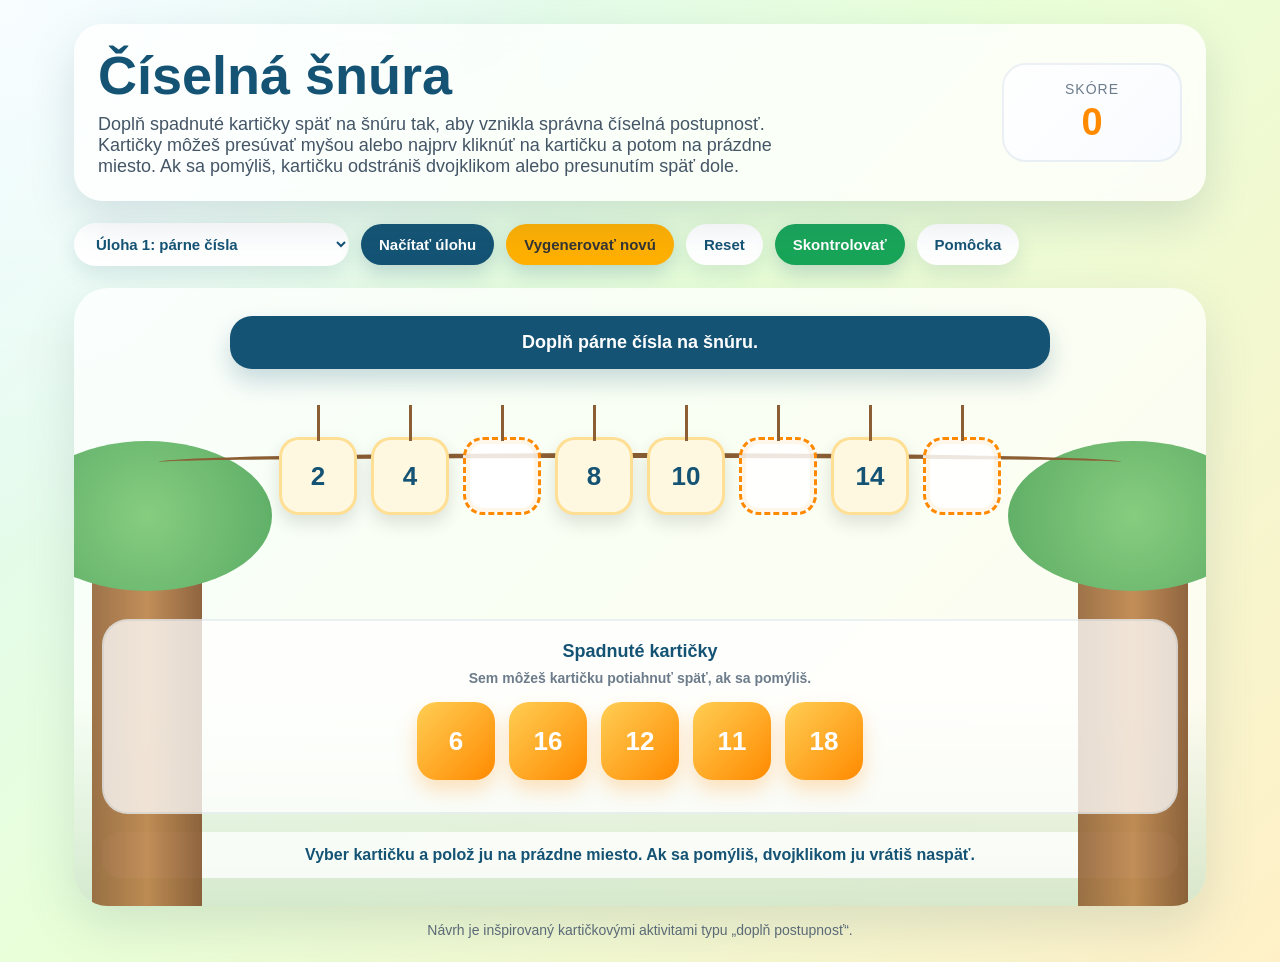
<file: kartičky.html>
<!DOCTYPE html>
<html lang="sk">
<head>
    <meta charset="UTF-8" />
    <meta name="viewport" content="width=device-width, initial-scale=1.0" />
    <title>Číselná šnúra - doplň postupnosť</title>

    <style>
        * {
            box-sizing: border-box;
        }

        body {
            margin: 0;
            min-height: 100vh;
            font-family: "Trebuchet MS", Arial, sans-serif;
            background:
                    radial-gradient(circle at top left, rgba(255,255,255,0.8), transparent 35%),
                    linear-gradient(135deg, #dff7ff 0%, #e9ffd8 45%, #fff0c7 100%);
            color: #243447;
            overflow-x: hidden;
        }

        .game-wrapper {
            max-width: 1180px;
            margin: 0 auto;
            padding: 24px;
        }

        .hero {
            display: flex;
            justify-content: space-between;
            align-items: center;
            gap: 20px;
            margin-bottom: 22px;
            padding: 24px;
            border-radius: 28px;
            background: rgba(255, 255, 255, 0.78);
            box-shadow: 0 18px 45px rgba(67, 99, 120, 0.18);
            backdrop-filter: blur(10px);
        }

        .hero-text h1 {
            margin: 0;
            font-size: clamp(30px, 5vw, 54px);
            color: #145374;
            line-height: 1;
        }

        .hero-text p {
            margin: 12px 0 0;
            max-width: 700px;
            font-size: 18px;
            color: #456;
        }

        .score-card {
            min-width: 180px;
            padding: 18px;
            border-radius: 24px;
            background: linear-gradient(135deg, #ffffff, #f8fbff);
            box-shadow: inset 0 0 0 2px rgba(20, 83, 116, 0.08);
            text-align: center;
        }

        .score-card .label {
            font-size: 14px;
            color: #6d7c8b;
            text-transform: uppercase;
            letter-spacing: 1px;
        }

        .score-card .score {
            margin-top: 4px;
            font-size: 38px;
            font-weight: 900;
            color: #ff8a00;
        }

        .controls {
            display: flex;
            flex-wrap: wrap;
            gap: 12px;
            margin-bottom: 22px;
            align-items: center;
        }

        button,
        select {
            border: none;
            outline: none;
            border-radius: 999px;
            padding: 12px 18px;
            font-size: 15px;
            font-weight: 700;
            cursor: pointer;
            transition: 0.2s ease;
        }

        button {
            background: #145374;
            color: white;
            box-shadow: 0 8px 20px rgba(20, 83, 116, 0.22);
        }

        button:hover {
            transform: translateY(-2px);
            background: #0d3f59;
        }

        button.secondary {
            background: white;
            color: #145374;
            box-shadow: 0 8px 20px rgba(20, 83, 116, 0.12);
        }

        button.success {
            background: #18a558;
        }

        button.warning {
            background: #ffb000;
            color: #333;
        }

        select {
            background: white;
            color: #145374;
            box-shadow: 0 8px 20px rgba(20, 83, 116, 0.12);
        }

        .game-board {
            position: relative;
            min-height: 520px;
            padding: 28px;
            border-radius: 34px;
            background:
                    linear-gradient(to top, rgba(101, 171, 91, 0.25), transparent 34%),
                    rgba(255, 255, 255, 0.72);
            box-shadow: 0 20px 50px rgba(67, 99, 120, 0.16);
            overflow: hidden;
        }

        .tree {
            position: absolute;
            bottom: 0;
            width: 110px;
            height: 390px;
            background: linear-gradient(90deg, #8d5a2b, #b87a3c, #7c491f);
            border-radius: 55px 55px 0 0;
            opacity: 0.85;
            z-index: 0;
        }

        .tree::before {
            content: "";
            position: absolute;
            top: -75px;
            left: -70px;
            width: 250px;
            height: 150px;
            background: radial-gradient(circle, #72c46b, #3f9d4b);
            border-radius: 50%;
        }

        .tree.left {
            left: 18px;
        }

        .tree.right {
            right: 18px;
        }

        .rope {
            position: absolute;
            top: 165px;
            left: 85px;
            right: 85px;
            height: 18px;
            border-top: 5px solid #8b5e34;
            border-radius: 50%;
            z-index: 1;
        }

        .instruction {
            position: relative;
            z-index: 2;
            max-width: 820px;
            margin: 0 auto 30px;
            padding: 16px 22px;
            border-radius: 22px;
            background: #145374;
            color: white;
            text-align: center;
            font-size: 18px;
            font-weight: 800;
            box-shadow: 0 12px 25px rgba(20, 83, 116, 0.22);
        }

        .sequence {
            position: relative;
            z-index: 2;
            display: flex;
            justify-content: center;
            flex-wrap: wrap;
            gap: 14px;
            padding-top: 38px;
            min-height: 150px;
        }

        .number-box,
        .drop-zone,
        .card {
            width: 78px;
            height: 78px;
            border-radius: 20px;
            display: flex;
            align-items: center;
            justify-content: center;
            font-size: 26px;
            font-weight: 900;
            user-select: none;
        }

        .number-box {
            position: relative;
            background: #fff8e1;
            color: #145374;
            box-shadow: 0 8px 18px rgba(0,0,0,0.12);
            border: 3px solid rgba(255, 176, 0, 0.35);
        }

        .number-box::before,
        .drop-zone::before {
            content: "";
            position: absolute;
            top: -35px;
            width: 3px;
            height: 36px;
            background: #8b5e34;
        }

        .drop-zone {
            position: relative;
            background: rgba(255,255,255,0.85);
            color: #145374;
            border: 3px dashed #ff8a00;
            box-shadow: inset 0 0 0 4px rgba(255, 138, 0, 0.08);
            transition: 0.2s ease;
        }

        .drop-zone.over {
            transform: scale(1.06);
            background: #fff3d6;
        }

        .drop-zone.has-card {
            border-style: solid;
            border-color: rgba(20, 83, 116, 0.25);
            background: rgba(255, 255, 255, 0.95);
        }

        .drop-zone.correct {
            border-color: #18a558;
            background: #e8fff1;
        }

        .drop-zone.wrong {
            border-color: #e84545;
            background: #ffecec;
            animation: shake 0.25s linear;
        }

        @keyframes shake {
            0%, 100% { transform: translateX(0); }
            25% { transform: translateX(-5px); }
            75% { transform: translateX(5px); }
        }

        .cards-area {
            position: relative;
            z-index: 2;
            margin-top: 70px;
            padding: 22px;
            border-radius: 26px;
            background: rgba(255, 255, 255, 0.76);
            box-shadow: inset 0 0 0 2px rgba(20, 83, 116, 0.08);
            transition: 0.2s ease;
        }

        .cards-area.over {
            background: rgba(255, 243, 214, 0.92);
            box-shadow:
                    inset 0 0 0 3px rgba(255, 138, 0, 0.35),
                    0 12px 25px rgba(255, 138, 0, 0.12);
            transform: scale(1.01);
        }

        .cards-title {
            text-align: center;
            margin-bottom: 16px;
            font-size: 18px;
            font-weight: 900;
            color: #145374;
        }

        .cards-hint {
            text-align: center;
            margin-top: -8px;
            margin-bottom: 16px;
            color: #6d7c8b;
            font-size: 14px;
            font-weight: 700;
        }

        .cards {
            display: flex;
            justify-content: center;
            flex-wrap: wrap;
            gap: 14px;
            min-height: 90px;
        }

        .card {
            background: linear-gradient(135deg, #ffce54, #ff8a00);
            color: white;
            cursor: grab;
            box-shadow: 0 10px 20px rgba(255, 138, 0, 0.25);
            transition: 0.18s ease;
        }

        .card:hover {
            transform: translateY(-4px) rotate(-2deg);
        }

        .card:active {
            cursor: grabbing;
        }

        .card.selected {
            outline: 5px solid rgba(20, 83, 116, 0.35);
            transform: translateY(-5px) scale(1.05);
        }

        .drop-zone .card {
            cursor: grab;
        }

        .message {
            margin-top: 18px;
            min-height: 42px;
            padding: 14px 18px;
            border-radius: 18px;
            background: rgba(255,255,255,0.78);
            text-align: center;
            font-weight: 800;
            color: #145374;
        }

        .message.good {
            color: #0d7d40;
            background: #e8fff1;
        }

        .message.bad {
            color: #b91c1c;
            background: #ffecec;
        }

        .help-box {
            margin-top: 18px;
            display: none;
            padding: 18px;
            border-radius: 22px;
            background: #fff8e1;
            color: #5b4300;
            line-height: 1.6;
            box-shadow: inset 0 0 0 2px rgba(255,176,0,0.2);
        }

        .help-box.visible {
            display: block;
        }

        .footer-note {
            margin-top: 16px;
            text-align: center;
            color: #5d6b78;
            font-size: 14px;
        }

        @media (max-width: 760px) {
            .hero {
                flex-direction: column;
                align-items: flex-start;
            }

            .score-card {
                width: 100%;
            }

            .game-board {
                padding: 18px;
            }

            .tree {
                opacity: 0.35;
            }

            .rope {
                left: 35px;
                right: 35px;
            }

            .number-box,
            .drop-zone,
            .card {
                width: 64px;
                height: 64px;
                font-size: 22px;
            }

            .cards-area {
                margin-top: 45px;
            }
        }
    </style>
</head>

<body>
<main class="game-wrapper">
    <section class="hero">
        <div class="hero-text">
            <h1>Číselná šnúra</h1>
            <p>
                Doplň spadnuté kartičky späť na šnúru tak, aby vznikla správna číselná postupnosť.
                Kartičky môžeš presúvať myšou alebo najprv kliknúť na kartičku a potom na prázdne miesto.
                Ak sa pomýliš, kartičku odstrániš dvojklikom alebo presunutím späť dole.
            </p>
        </div>

        <div class="score-card">
            <div class="label">Skóre</div>
            <div class="score" id="score">0</div>
        </div>
    </section>

    <section class="controls">
        <select id="levelSelect">
            <option value="0">Úloha 1: párne čísla</option>
            <option value="1">Úloha 2: násobky troch</option>
            <option value="2">Úloha 3: klesajúca postupnosť</option>
            <option value="3">Úloha 4: Fibonacci</option>
            <option value="4">Úloha 5: násobky piatich</option>
            <option value="5">Úloha 6: nepárne čísla</option>
            <option value="6">Úloha 7: násobenie dvomi</option>
            <option value="7">Úloha 8: mínus 4</option>
            <option value="8">Úloha 9: štvorce čísel</option>
            <option value="9">Úloha 10: jednoduché príklady</option>
        </select>

        <button onclick="loadSelectedLevel()">Načítať úlohu</button>
        <button class="warning" onclick="generateRandomLevel()">Vygenerovať novú</button>
        <button class="secondary" onclick="resetCurrentLevel()">Reset</button>
        <button class="success" onclick="checkAnswer()">Skontrolovať</button>
        <button class="secondary" onclick="toggleHint()">Pomôcka</button>
    </section>

    <section class="game-board">
        <div class="tree left"></div>
        <div class="tree right"></div>
        <div class="rope"></div>

        <div class="instruction" id="instruction">
            Doplň čísla na prázdne miesta.
        </div>

        <div class="sequence" id="sequence"></div>

        <div class="cards-area" id="cardsArea">
            <div class="cards-title">Spadnuté kartičky</div>
            <div class="cards-hint">Sem môžeš kartičku potiahnuť späť, ak sa pomýliš.</div>
            <div class="cards" id="cards"></div>
        </div>

        <div class="message" id="message">
            Vyber kartičku a polož ju na prázdne miesto.
        </div>

        <div class="help-box" id="hintBox">
            Pozri sa na rozdiel medzi susednými číslami. Niekedy sa čísla zväčšujú stále rovnako,
            inokedy sa môžu násobiť alebo vznikajú ako súčet predchádzajúcich čísel.
        </div>
    </section>

    <div class="footer-note">
        Návrh je inšpirovaný kartičkovými aktivitami typu „doplň postupnosť“.
    </div>
</main>

<script>
    const predefinedLevels = [
        {
            title: "Doplň párne čísla na šnúru.",
            sequence: [2, 4, null, 8, 10, null, 14, null],
            answers: [6, 12, 16],
            options: [6, 12, 16, 11, 18],
            hint: "Ide o párne čísla. Každý ďalší člen je o 2 väčší."
        },
        {
            title: "Doplň násobky čísla 3.",
            sequence: [3, null, 9, 12, null, 18, null, 24],
            answers: [6, 15, 21],
            options: [6, 15, 21, 20, 27],
            hint: "Postupnosť rastie vždy o 3."
        },
        {
            title: "Doplň klesajúcu postupnosť.",
            sequence: [40, 35, null, 25, null, 15, 10, null],
            answers: [30, 20, 5],
            options: [30, 20, 5, 12, 45],
            hint: "Čísla sa zmenšujú vždy o 5."
        },
        {
            title: "Doplň Fibonacciho postupnosť.",
            sequence: [1, 1, null, 3, 5, null, 13, null],
            answers: [2, 8, 21],
            options: [2, 8, 21, 10, 18],
            hint: "Každé ďalšie číslo vznikne súčtom dvoch predchádzajúcich čísel."
        },
        {
            title: "Doplň násobky čísla 5.",
            sequence: [5, 10, null, 20, null, 30, 35, null],
            answers: [15, 25, 40],
            options: [15, 25, 40, 45, 18],
            hint: "Každé ďalšie číslo je o 5 väčšie."
        },
        {
            title: "Doplň nepárne čísla.",
            sequence: [1, null, 5, 7, null, 11, null, 15],
            answers: [3, 9, 13],
            options: [3, 9, 13, 10, 16],
            hint: "Ide o nepárne čísla. Postupnosť rastie o 2."
        },
        {
            title: "Doplň postupnosť, kde sa čísla násobia dvomi.",
            sequence: [2, 4, null, 16, null, 64, null],
            answers: [8, 32, 128],
            options: [8, 32, 128, 24, 100],
            hint: "Každé ďalšie číslo vznikne tak, že predchádzajúce číslo vynásobíš 2."
        },
        {
            title: "Doplň klesajúcu postupnosť. Čísla sa zmenšujú o 4.",
            sequence: [36, null, 28, 24, null, 16, null, 8],
            answers: [32, 20, 12],
            options: [32, 20, 12, 18, 40],
            hint: "Čísla postupne klesajú o 4."
        },
        {
            title: "Doplň štvorce čísel.",
            sequence: [1, 4, null, 16, 25, null, 49, null],
            answers: [9, 36, 64],
            options: [9, 36, 64, 48, 81],
            hint: "Ide o štvorce čísel: 1², 2², 3², 4²..."
        },
        {
            title: "Vypočítaj príklady a doplň výsledky do postupnosti.",
            sequence: [4, null, 12, 16, null, 24, null, 32],
            answers: [8, 20, 28],
            options: [8, 20, 28, 18, 30],
            hint: "Najprv si všimni, že výsledky rastú vždy o 4."
        }
    ];

    let currentLevel = null;
    let score = 0;
    let draggedCard = null;
    let selectedCard = null;

    const sequenceEl = document.getElementById("sequence");
    const cardsAreaEl = document.getElementById("cardsArea");
    const cardsEl = document.getElementById("cards");
    const messageEl = document.getElementById("message");
    const scoreEl = document.getElementById("score");
    const instructionEl = document.getElementById("instruction");
    const hintBox = document.getElementById("hintBox");

    cardsAreaEl.addEventListener("dragover", handleCardsAreaDragOver);
    cardsAreaEl.addEventListener("dragleave", handleCardsAreaDragLeave);
    cardsAreaEl.addEventListener("drop", handleCardsAreaDrop);

    function shuffle(array) {
        return [...array].sort(() => Math.random() - 0.5);
    }

    function loadSelectedLevel() {
        const index = Number(document.getElementById("levelSelect").value);
        currentLevel = JSON.parse(JSON.stringify(predefinedLevels[index]));
        renderLevel();
    }

    function resetCurrentLevel() {
        if (!currentLevel) {
            loadSelectedLevel();
            return;
        }

        renderLevel();
    }

    function renderLevel() {
        sequenceEl.innerHTML = "";
        cardsEl.innerHTML = "";
        hintBox.classList.remove("visible");
        selectedCard = null;
        draggedCard = null;

        instructionEl.textContent = currentLevel.title;
        showMessage("Vyber kartičku a polož ju na prázdne miesto. Ak sa pomýliš, dvojklikom ju vrátiš naspäť.", "");

        let blankIndex = 0;

        currentLevel.sequence.forEach((item) => {
            if (item === null) {
                const zone = document.createElement("div");
                zone.className = "drop-zone";
                zone.dataset.answer = currentLevel.answers[blankIndex];
                zone.dataset.filled = "";

                zone.addEventListener("dragover", handleDragOver);
                zone.addEventListener("dragleave", handleDragLeave);
                zone.addEventListener("drop", handleDrop);
                zone.addEventListener("click", () => placeSelectedCard(zone));

                sequenceEl.appendChild(zone);
                blankIndex++;
            } else {
                const box = document.createElement("div");
                box.className = "number-box";
                box.textContent = item;
                sequenceEl.appendChild(box);
            }
        });

        shuffle(currentLevel.options).forEach((value, index) => {
            const card = createCard(value, index);
            cardsEl.appendChild(card);
        });
    }

    function createCard(value, index) {
        const card = document.createElement("div");
        card.className = "card";
        card.textContent = value;
        card.draggable = true;
        card.dataset.value = value;
        card.dataset.id = "card-" + Date.now() + "-" + index;

        card.addEventListener("dragstart", () => {
            draggedCard = card;
            setTimeout(() => {
                card.style.opacity = "0.35";
            }, 0);
        });

        card.addEventListener("dragend", () => {
            draggedCard = null;
            card.style.opacity = "1";
            cardsAreaEl.classList.remove("over");

            document.querySelectorAll(".drop-zone").forEach(zone => {
                zone.classList.remove("over");
            });
        });

        card.addEventListener("click", () => {
            document.querySelectorAll(".card").forEach(c => c.classList.remove("selected"));
            selectedCard = card;
            card.classList.add("selected");

            showMessage("Kartička je vybraná. Teraz klikni na miesto, kam ju chceš položiť.", "");
        });

        card.addEventListener("dblclick", () => {
            if (card.parentElement && card.parentElement.classList.contains("drop-zone")) {
                returnCardToCardsArea(card);
            }
        });

        return card;
    }

    function handleDragOver(event) {
        event.preventDefault();
        event.currentTarget.classList.add("over");
    }

    function handleDragLeave(event) {
        event.currentTarget.classList.remove("over");
    }

    function handleDrop(event) {
        event.preventDefault();

        const zone = event.currentTarget;
        zone.classList.remove("over");

        if (!draggedCard) return;

        placeCardInZone(draggedCard, zone);
    }

    function handleCardsAreaDragOver(event) {
        event.preventDefault();

        if (draggedCard) {
            cardsAreaEl.classList.add("over");
        }
    }

    function handleCardsAreaDragLeave(event) {
        if (!cardsAreaEl.contains(event.relatedTarget)) {
            cardsAreaEl.classList.remove("over");
        }
    }

    function handleCardsAreaDrop(event) {
        event.preventDefault();
        cardsAreaEl.classList.remove("over");

        if (!draggedCard) return;

        returnCardToCardsArea(draggedCard);
    }

    function placeSelectedCard(zone) {
        if (!selectedCard) return;

        placeCardInZone(selectedCard, zone);
        selectedCard.classList.remove("selected");
        selectedCard = null;
    }

    function placeCardInZone(card, zone) {
        const previousParent = card.parentElement;

        if (previousParent && previousParent.classList.contains("drop-zone")) {
            clearZone(previousParent);
        }

        if (zone.querySelector(".card")) {
            returnCardToCardsArea(zone.querySelector(".card"));
        }

        zone.innerHTML = "";
        zone.appendChild(card);
        zone.dataset.filled = card.dataset.value;
        zone.classList.add("has-card");
        zone.classList.remove("correct", "wrong");

        card.classList.remove("selected");

        showMessage("Kartička je položená. Opraviť ju môžeš dvojklikom alebo potiahnutím späť dole.", "");
    }

    function returnCardToCardsArea(card) {
        if (!card) return;

        const parentZone = card.parentElement;

        if (parentZone && parentZone.classList.contains("drop-zone")) {
            clearZone(parentZone);
        }

        card.classList.remove("selected");
        card.style.opacity = "1";
        cardsEl.appendChild(card);

        if (selectedCard === card) {
            selectedCard = null;
        }

        showMessage("Kartička bola vrátená medzi spadnuté kartičky.", "");
    }

    function clearZone(zone) {
        zone.innerHTML = "";
        zone.dataset.filled = "";
        zone.classList.remove("has-card", "correct", "wrong", "over");
    }

    function checkAnswer() {
        const zones = document.querySelectorAll(".drop-zone");
        let correct = 0;
        let filled = 0;

        zones.forEach(zone => {
            zone.classList.remove("correct", "wrong");

            if (zone.dataset.filled !== "") {
                filled++;
            }

            if (zone.dataset.filled === zone.dataset.answer) {
                zone.classList.add("correct");
                correct++;
            } else {
                zone.classList.add("wrong");
            }
        });

        if (filled < zones.length) {
            showMessage("Ešte nie sú vyplnené všetky prázdne miesta.", "bad");
            return;
        }

        if (correct === zones.length) {
            score += 1;
            scoreEl.textContent = score;
            showMessage("Výborne! Postupnosť je správne doplnená.", "good");
        } else {
            showMessage("Niečo ešte nesedí. Nesprávnu kartičku môžeš vrátiť dvojklikom alebo presunutím späť dole.", "bad");
        }
    }

    function showMessage(text, type) {
        messageEl.textContent = text;
        messageEl.className = "message";

        if (type) {
            messageEl.classList.add(type);
        }
    }

    function toggleHint() {
        if (!currentLevel) return;

        hintBox.textContent = currentLevel.hint;
        hintBox.classList.toggle("visible");
    }

    function generateRandomLevel() {
        const type = randomNumber(1, 4);

        if (type === 1) {
            generateArithmeticLevel();
        } else if (type === 2) {
            generateDescendingLevel();
        } else if (type === 3) {
            generateMultiplicationLevel();
        } else {
            generateSquareLevel();
        }
    }

    function generateArithmeticLevel() {
        const start = randomNumber(1, 15);
        const step = randomNumber(2, 8);
        const length = 8;

        const fullSequence = [];

        for (let i = 0; i < length; i++) {
            fullSequence.push(start + i * step);
        }

        createGeneratedLevel(
            fullSequence,
            `Vygenerovaná úloha: postupnosť rastie o ${step}.`,
            `Postupnosť začína číslom ${start} a každé ďalšie číslo je o ${step} väčšie.`
        );
    }

    function generateDescendingLevel() {
        const start = randomNumber(35, 80);
        const step = randomNumber(3, 9);
        const length = 8;

        const fullSequence = [];

        for (let i = 0; i < length; i++) {
            fullSequence.push(start - i * step);
        }

        createGeneratedLevel(
            fullSequence,
            `Vygenerovaná úloha: postupnosť klesá o ${step}.`,
            `Postupnosť začína číslom ${start} a každé ďalšie číslo je o ${step} menšie.`
        );
    }

    function generateMultiplicationLevel() {
        const start = randomNumber(1, 4);
        const multiplier = randomNumber(2, 3);
        const length = 7;

        const fullSequence = [];

        for (let i = 0; i < length; i++) {
            fullSequence.push(start * Math.pow(multiplier, i));
        }

        createGeneratedLevel(
            fullSequence,
            `Vygenerovaná úloha: čísla sa násobia číslom ${multiplier}.`,
            `Každé ďalšie číslo vznikne tak, že predchádzajúce číslo vynásobíš číslom ${multiplier}.`
        );
    }

    function generateSquareLevel() {
        const length = 8;
        const fullSequence = [];

        for (let i = 1; i <= length; i++) {
            fullSequence.push(i * i);
        }

        createGeneratedLevel(
            fullSequence,
            "Vygenerovaná úloha: doplň štvorce čísel.",
            "Ide o štvorce čísel: 1², 2², 3², 4²..."
        );
    }

    function createGeneratedLevel(fullSequence, title, hint) {
        const possibleBlankPositions = [];

        for (let i = 1; i < fullSequence.length - 1; i++) {
            possibleBlankPositions.push(i);
        }

        const blankPositions = shuffle(possibleBlankPositions)
            .slice(0, 3)
            .sort((a, b) => a - b);

        const sequence = [...fullSequence];
        const answers = [];

        blankPositions.forEach(pos => {
            answers.push(sequence[pos]);
            sequence[pos] = null;
        });

        const distractors = createDistractors(fullSequence, answers);

        currentLevel = {
            title,
            sequence,
            answers,
            options: shuffle([...answers, ...distractors]),
            hint
        };

        renderLevel();
    }

    function createDistractors(fullSequence, answers) {
        const distractors = [];

        while (distractors.length < 3) {
            const base = fullSequence[randomNumber(0, fullSequence.length - 1)];
            const candidate = base + randomNumber(-10, 10);

            if (
                candidate > 0 &&
                !answers.includes(candidate) &&
                !fullSequence.includes(candidate) &&
                !distractors.includes(candidate)
            ) {
                distractors.push(candidate);
            }
        }

        return distractors;
    }

    function randomNumber(min, max) {
        return Math.floor(Math.random() * (max - min + 1)) + min;
    }

    loadSelectedLevel();
</script>
</body>
</html>
</file>
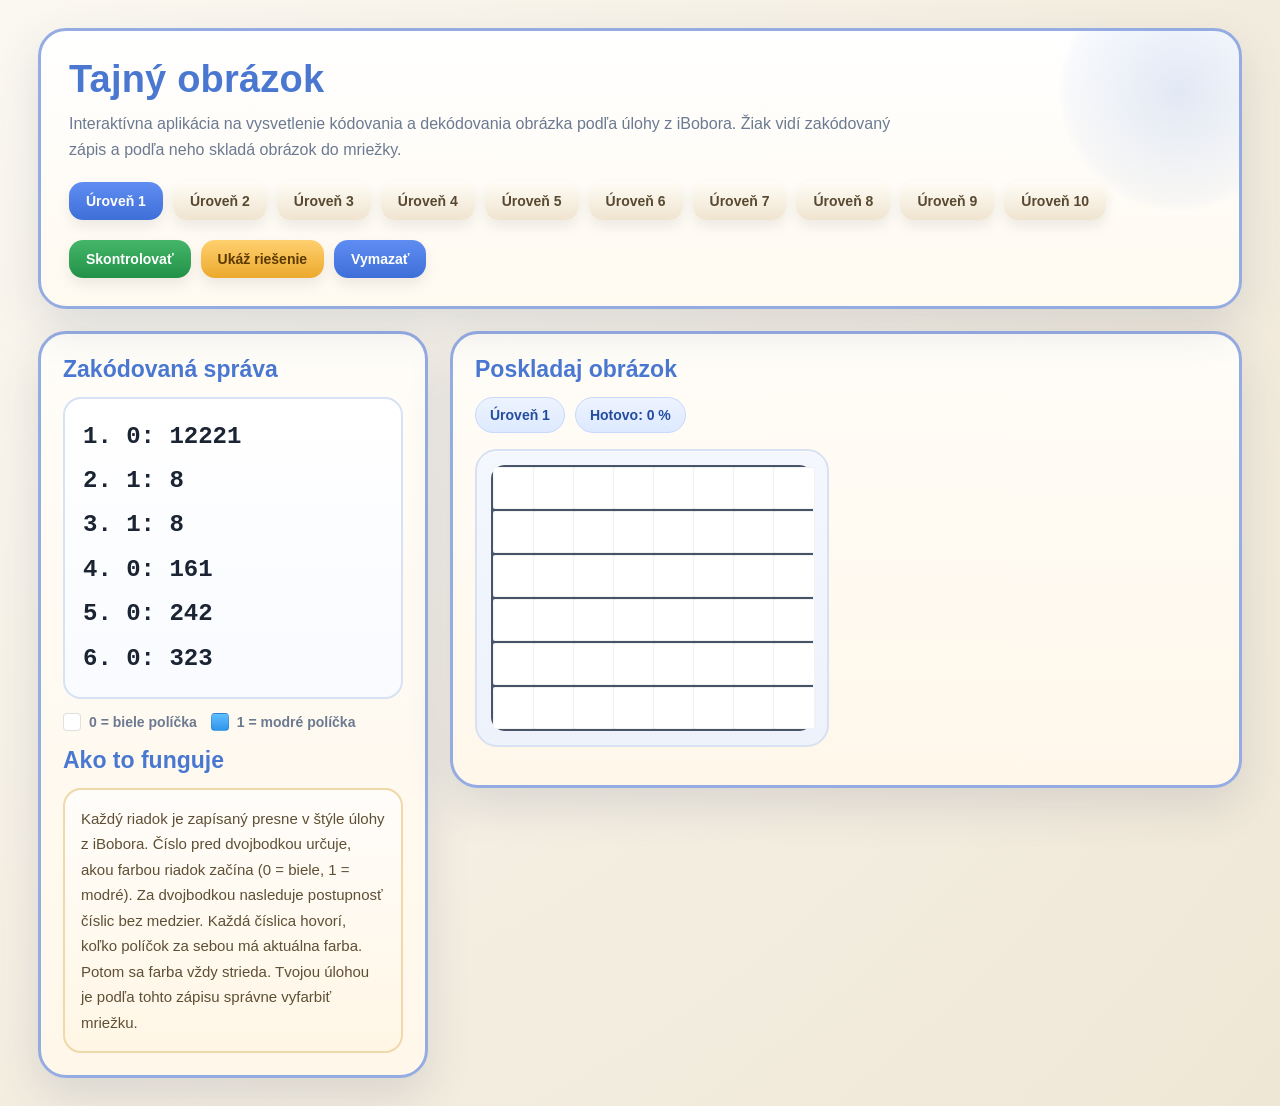
<file: tajnyobrazok.html>
<!DOCTYPE html>
<html lang="sk">
<head>
    <meta charset="UTF-8" />
    <meta name="viewport" content="width=device-width, initial-scale=1.0" />
    <title>Tajný obrázok</title>
    <style>
        * { box-sizing: border-box; }

        :root {
            --bg: #f6f1e6;
            --bg-2: #efe7d6;
            --card: #fffdf8;
            --card-2: #fff7ea;
            --text: #25324a;
            --muted: #6c7a91;
            --blue: #4a78d1;
            --green-soft: #ddf7e6;
            --red-soft: #fde4e3;
            --red-text: #9a2e2b;
            --hint-soft: #fff2cc;
            --hint-text: #8b5b00;
            --shadow: 0 18px 45px rgba(57, 72, 103, 0.14);
        }

        body {
            margin: 0;
            font-family: "Trebuchet MS", "Segoe UI", Arial, sans-serif;
            background: radial-gradient(circle at top left, #fbf8f1 0%, var(--bg) 45%, var(--bg-2) 100%);
            color: var(--text);
        }

        .container {
            max-width: 1260px;
            margin: 0 auto;
            padding: 28px;
        }

        .hero {
            background: linear-gradient(180deg, #ffffff 0%, #fffaf0 100%);
            border-radius: 28px;
            padding: 28px;
            box-shadow: var(--shadow);
            margin-bottom: 22px;
            border: 3px solid #95ace3;
            position: relative;
            overflow: hidden;
        }

        .hero::after {
            content: "";
            position: absolute;
            right: -60px;
            top: -60px;
            width: 240px;
            height: 240px;
            border-radius: 50%;
            background: radial-gradient(circle, rgba(74,120,209,0.16) 0%, rgba(74,120,209,0.04) 65%, transparent 72%);
            pointer-events: none;
        }

        h1 {
            margin: 0 0 10px;
            font-size: 38px;
            color: var(--blue);
            line-height: 1.1;
            letter-spacing: 0.2px;
        }

        .subtitle {
            margin: 0;
            color: var(--muted);
            line-height: 1.65;
            max-width: 860px;
            font-size: 16px;
        }

        .toolbar {
            display: flex;
            flex-wrap: wrap;
            gap: 10px;
            margin-top: 20px;
        }

        .levels-row {
            display: flex;
            flex-wrap: wrap;
            gap: 10px;
            margin-top: 18px;
        }

        button {
            border: none;
            border-radius: 14px;
            padding: 11px 17px;
            cursor: pointer;
            font-size: 14px;
            font-weight: 700;
            transition: transform 0.18s ease, box-shadow 0.18s ease, opacity 0.18s ease;
            box-shadow: 0 6px 14px rgba(0,0,0,0.08);
        }

        button:hover { transform: translateY(-1px); }
        button:active { transform: translateY(0); }

        .btn-primary {
            background: linear-gradient(180deg, #5f8df2 0%, #3e6fd8 100%);
            color: white;
        }

        .btn-secondary {
            background: linear-gradient(180deg, #fffdf7 0%, #efe4cf 100%);
            color: #594931;
        }

        .btn-secondary.active-level {
            background: linear-gradient(180deg, #5f8df2 0%, #3e6fd8 100%);
            color: white;
        }

        .btn-success {
            background: linear-gradient(180deg, #45b669 0%, #229148 100%);
            color: white;
        }

        .btn-warning {
            background: linear-gradient(180deg, #ffd06f 0%, #eca92d 100%);
            color: #5b3900;
        }

        .layout {
            display: grid;
            grid-template-columns: 390px 1fr;
            gap: 22px;
            align-items: start;
        }

        .panel {
            background: linear-gradient(180deg, var(--card) 0%, var(--card-2) 100%);
            border-radius: 28px;
            padding: 22px;
            box-shadow: var(--shadow);
            border: 3px solid #95ace3;
        }

        .panel h2 {
            margin: 0 0 14px;
            font-size: 23px;
            color: var(--blue);
        }

        .code-box {
            background: linear-gradient(180deg, #ffffff 0%, #f9fbff 100%);
            border: 2px solid #d7e2f5;
            border-radius: 18px;
            padding: 16px 18px;
            white-space: pre-wrap;
            line-height: 1.85;
            font-family: "Courier New", monospace;
            min-height: 240px;
            font-size: 24px;
            font-weight: 700;
            color: #1b2433;
            box-shadow: inset 0 1px 0 rgba(255,255,255,0.85);
        }

        .grid-wrap {
            display: flex;
            flex-direction: column;
            gap: 16px;
            align-items: flex-start;
        }

        .grid-shell {
            background: linear-gradient(180deg, #f4f7fe 0%, #edf2fb 100%);
            border: 2px solid #d7e1f1;
            border-radius: 22px;
            padding: 14px;
            width: fit-content;
            box-shadow: inset 0 1px 0 rgba(255,255,255,0.85);
        }

        .grid {
            display: grid;
            gap: 2px;
            background: #485569;
            padding: 2px;
            border-radius: 14px;
            width: fit-content;
        }

        .cell {
            width: 42px;
            height: 42px;
            background: #ffffff;
            border: none;
            border-radius: 2px;
            cursor: pointer;
            box-shadow: inset 0 0 0 1px rgba(0,0,0,0.05);
            transition: filter 0.12s ease;
        }

        .cell:hover {
            filter: brightness(0.98);
        }

        .cell.filled {
            background: linear-gradient(180deg, #61beff 0%, #2f94eb 100%);
        }

        .cell.correct-preview {
            background: #f0f0f0;
        }

        .status {
            display: flex;
            flex-wrap: wrap;
            gap: 10px;
            align-items: center;
        }

        .badge {
            background: linear-gradient(180deg, #eef4ff 0%, #dde9ff 100%);
            color: #254d9f;
            padding: 9px 14px;
            border-radius: 999px;
            font-weight: 800;
            font-size: 14px;
            border: 1px solid #c9d8fb;
        }

        .message {
            padding: 13px 15px;
            border-radius: 14px;
            font-weight: 700;
            line-height: 1.5;
            border: 1px solid transparent;
            max-width: 760px;
        }

        .ok {
            background: var(--green-soft);
            color: #1f6a3b;
            border-color: #b9e3c7;
        }

        .bad {
            background: var(--red-soft);
            color: var(--red-text);
            border-color: #efb9b7;
        }

        .hint {
            background: var(--hint-soft);
            color: var(--hint-text);
            border-color: #f0d489;
        }

        .explain {
            background: linear-gradient(180deg, #fffdfa 0%, #fff6e5 100%);
            border-radius: 18px;
            padding: 16px;
            line-height: 1.7;
            color: #5f4f35;
            border: 2px solid #efd8a9;
            font-size: 15px;
        }

        .legend {
            display: flex;
            flex-wrap: wrap;
            gap: 14px;
            margin-top: 14px;
        }

        .legend-item {
            display: inline-flex;
            align-items: center;
            gap: 8px;
            color: var(--muted);
            font-size: 14px;
            font-weight: 700;
        }

        .legend-swatch {
            width: 18px;
            height: 18px;
            border-radius: 4px;
            border: 1px solid rgba(0,0,0,0.12);
            background: white;
        }

        .legend-swatch.blue {
            background: linear-gradient(180deg, #61beff 0%, #2f94eb 100%);
        }

        @media (max-width: 980px) {
            .layout { grid-template-columns: 1fr; }
            .code-box { font-size: 21px; }
        }

        @media (max-width: 640px) {
            .container { padding: 16px; }
            .hero, .panel { padding: 18px; border-radius: 22px; }
            h1 { font-size: 30px; }
            .cell { width: 30px; height: 30px; }
            .code-box { font-size: 18px; min-height: 190px; }
            .grid-shell { padding: 10px; }
        }
    </style>
</head>
<body>
<div class="container">
    <div class="hero">
        <h1>Tajný obrázok</h1>
        <p class="subtitle">
            Interaktívna aplikácia na vysvetlenie kódovania a dekódovania obrázka podľa úlohy z iBobora.
            Žiak vidí zakódovaný zápis a podľa neho skladá obrázok do mriežky.
        </p>

        <div id="levelButtons" class="levels-row"></div>

        <div class="toolbar">
            <button class="btn-success" onclick="checkGrid()">Skontrolovať</button>
            <button class="btn-warning" onclick="toggleSolution()">Ukáž riešenie</button>
            <button class="btn-primary" onclick="resetGrid()">Vymazať</button>
        </div>
    </div>

    <div class="layout">
        <div class="panel">
            <h2>Zakódovaná správa</h2>
            <div id="codeBox" class="code-box"></div>
            <div class="legend">
                <div class="legend-item"><span class="legend-swatch"></span> 0 = biele políčka</div>
                <div class="legend-item"><span class="legend-swatch blue"></span> 1 = modré políčka</div>
            </div>
            <div style="height: 16px"></div>
            <h2>Ako to funguje</h2>
            <div class="explain">
                Každý riadok je zapísaný presne v štýle úlohy z iBobora. Číslo pred dvojbodkou určuje, akou farbou riadok začína
                (0 = biele, 1 = modré). Za dvojbodkou nasleduje postupnosť číslic bez medzier. Každá číslica hovorí,
                koľko políčok za sebou má aktuálna farba. Potom sa farba vždy strieda.
                Tvojou úlohou je podľa tohto zápisu správne vyfarbiť mriežku.
            </div>
        </div>

        <div class="panel">
            <h2>Poskladaj obrázok</h2>
            <div class="status">
                <div class="badge" id="levelBadge">Úroveň: 1</div>
                <div class="badge" id="progressBadge">Hotovo: 0 %</div>
            </div>
            <div style="height: 16px"></div>
            <div class="grid-wrap">
                <div class="grid-shell">
                    <div id="grid" class="grid"></div>
                </div>
                <div id="message"></div>
            </div>
        </div>
    </div>
</div>

<script>
    const LEVELS = {
        level1: {
            label: 'Úroveň 1',
            grid: [
                [0,1,1,0,0,1,1,0],
                [1,1,1,1,1,1,1,1],
                [1,1,1,1,1,1,1,1],
                [0,1,1,1,1,1,1,0],
                [0,0,1,1,1,1,0,0],
                [0,0,0,1,1,0,0,0]
            ]
        },
        level2: {
            label: 'Úroveň 2',
            grid: [
                [0,0,0,0,1,1,0,0,0,0],
                [0,0,0,1,1,1,1,0,0,0],
                [0,0,1,1,1,1,1,1,0,0],
                [0,1,1,1,1,1,1,1,1,0],
                [0,0,0,1,1,1,1,0,0,0],
                [0,0,0,1,0,0,1,0,0,0],
                [0,0,0,1,0,0,1,0,0,0],
                [0,0,0,1,1,1,1,0,0,0]
            ]
        },
        level3: {
            label: 'Úroveň 3',
            grid: [
                [0,0,1,1,1,1,1,1,0,0],
                [0,1,0,0,0,0,0,0,1,0],
                [1,0,1,0,0,0,0,1,0,1],
                [1,0,1,0,0,0,0,1,0,1],
                [1,0,0,0,0,0,0,0,0,1],
                [1,0,1,0,0,0,0,1,0,1],
                [1,0,0,1,1,1,1,0,0,1],
                [0,1,0,0,0,0,0,0,1,0],
                [0,0,1,1,1,1,1,1,0,0]
            ]
        },
        level4: {
            label: 'Úroveň 4',
            grid: [
                [0,0,0,1,0,0,0],
                [0,0,1,1,1,0,0],
                [1,1,1,1,1,1,1],
                [0,1,1,1,1,1,0],
                [0,0,1,1,1,0,0],
                [0,1,0,1,0,1,0],
                [1,0,0,1,0,0,1]
            ]
        },
        level5: {
            label: 'Úroveň 5',
            grid: [
                [0,0,0,1,0,0,0],
                [0,0,1,1,1,0,0],
                [0,1,1,1,1,1,0],
                [1,1,1,1,1,1,1],
                [0,0,0,1,0,0,0],
                [0,0,0,1,0,0,0]
            ]
        },
        level6: {
            label: 'Úroveň 6',
            grid: [
                [0,0,1,0,1,0,0],
                [0,1,1,1,1,1,0],
                [1,1,1,1,1,1,1],
                [0,1,1,1,1,1,0],
                [0,0,1,1,1,0,0],
                [0,0,0,1,0,0,0],
                [0,0,0,1,0,0,0]
            ]
        },
        level7: {
            label: 'Úroveň 7',
            grid: [
                [0,0,1,1,1,0,0],
                [0,1,0,0,0,1,0],
                [1,0,1,0,1,0,1],
                [1,0,0,0,0,0,1],
                [1,0,1,1,1,0,1],
                [0,1,0,0,0,1,0],
                [0,0,1,1,1,0,0]
            ]
        },
        level8: {
            label: 'Úroveň 8',
            grid: [
                [0,0,1,1,1,1,0,0],
                [0,1,1,0,0,1,1,0],
                [1,1,0,0,0,0,1,1],
                [1,1,0,1,1,0,1,1],
                [1,1,0,1,1,0,1,1],
                [1,1,0,0,0,0,1,1],
                [0,1,1,0,0,1,1,0],
                [0,0,1,1,1,1,0,0]
            ]
        },
        level9: {
            label: 'Úroveň 9',
            grid: [
                [0,0,0,1,1,0,0,0],
                [0,0,1,1,1,1,0,0],
                [0,1,1,0,0,1,1,0],
                [1,1,0,0,0,0,1,1],
                [1,1,0,0,0,0,1,1],
                [0,1,1,0,0,1,1,0],
                [0,0,1,1,1,1,0,0],
                [0,0,0,1,1,0,0,0]
            ]
        },
        level10: {
            label: 'Úroveň 10',
            grid: [
                [0,0,1,1,1,1,1,1,0,0],
                [0,1,1,0,0,0,0,1,1,0],
                [1,1,0,1,0,0,1,0,1,1],
                [1,0,0,0,1,1,0,0,0,1],
                [1,0,0,1,1,1,1,0,0,1],
                [1,0,0,0,1,1,0,0,0,1],
                [1,1,0,1,0,0,1,0,1,1],
                [0,1,1,0,0,0,0,1,1,0],
                [0,0,1,1,1,1,1,1,0,0]
            ]
        }
    };

    let currentLevel = 'level1';
    let userGrid = [];
    let showingSolution = false;

    function emptyGrid(rows, cols) {
        return Array.from({ length: rows }, () => Array(cols).fill(0));
    }

    function encodeRow(row) {
        let current = row[0];
        let count = 1;
        const runs = [];

        for (let i = 1; i < row.length; i++) {
            if (row[i] === current) {
                count++;
            } else {
                runs.push(count);
                current = row[i];
                count = 1;
            }
        }

        runs.push(count);
        return `${row[0]}: ${runs.join('')}`;
    }

    function renderLevelButtons() {
        const wrapper = document.getElementById('levelButtons');
        wrapper.innerHTML = '';

        Object.entries(LEVELS).forEach(([key, level]) => {
            const btn = document.createElement('button');
            btn.className = 'btn-secondary';
            if (key === currentLevel) btn.classList.add('active-level');
            btn.textContent = level.label;
            btn.onclick = () => setLevel(key);
            wrapper.appendChild(btn);
        });
    }

    function renderCode() {
        const solution = LEVELS[currentLevel].grid;
        const text = solution.map((row, i) => `${i + 1}. ${encodeRow(row)}`).join('\n');
        document.getElementById('codeBox').textContent = text;
        document.getElementById('levelBadge').textContent = `${LEVELS[currentLevel].label}`;
    }

    function renderGrid() {
        const solution = LEVELS[currentLevel].grid;
        const rows = solution.length;
        const cols = solution[0].length;
        const grid = document.getElementById('grid');

        grid.innerHTML = '';
        grid.style.gridTemplateColumns = `repeat(${cols}, 38px)`;

        for (let r = 0; r < rows; r++) {
            for (let c = 0; c < cols; c++) {
                const btn = document.createElement('button');
                btn.className = 'cell';

                if (showingSolution) {
                    if (solution[r][c] === 1) btn.classList.add('filled');
                    else btn.classList.add('correct-preview');
                } else if (userGrid[r][c] === 1) {
                    btn.classList.add('filled');
                }

                btn.onclick = () => {
                    if (showingSolution) return;
                    userGrid[r][c] = userGrid[r][c] ? 0 : 1;
                    renderGrid();
                    updateProgress();
                    clearMessage();
                };

                grid.appendChild(btn);
            }
        }
    }

    function updateProgress() {
        const solution = LEVELS[currentLevel].grid;
        const rows = solution.length;
        const cols = solution[0].length;

        let totalBlue = 0;
        let correctBlue = 0;

        for (let r = 0; r < rows; r++) {
            for (let c = 0; c < cols; c++) {
                if (solution[r][c] === 1) {
                    totalBlue++;
                    if (userGrid[r][c] === 1) {
                        correctBlue++;
                    }
                }
            }
        }

        const percent = totalBlue === 0 ? 0 : Math.round((correctBlue / totalBlue) * 100);
        document.getElementById('progressBadge').textContent = `Hotovo: ${percent} %`;
    }

    function setMessage(text, cls) {
        const box = document.getElementById('message');
        box.className = `message ${cls}`;
        box.textContent = text;
    }

    function clearMessage() {
        const box = document.getElementById('message');
        box.className = '';
        box.textContent = '';
    }

    function checkGrid() {
        const solution = LEVELS[currentLevel].grid;
        const rows = solution.length;
        const cols = solution[0].length;
        let allCorrect = true;

        for (let r = 0; r < rows; r++) {
            for (let c = 0; c < cols; c++) {
                if (userGrid[r][c] !== solution[r][c]) {
                    allCorrect = false;
                }
            }
        }

        updateProgress();

        if (allCorrect) {
            setMessage('Výborne! Obrázok si rozkódoval(a) správne.', 'ok');
        } else {
            setMessage('Ešte tam je chyba. Skús porovnať zápis s jednotlivými riadkami.', 'bad');
        }
    }

    function resetGrid() {
        const solution = LEVELS[currentLevel].grid;
        userGrid = emptyGrid(solution.length, solution[0].length);
        showingSolution = false;
        renderGrid();
        updateProgress();
        clearMessage();
    }

    function toggleSolution() {
        showingSolution = !showingSolution;
        renderGrid();

        if (showingSolution) {
            setMessage('Toto je správne riešenie. Číslo pred dvojbodkou určuje počiatočnú farbu a ďalšie číslice udávajú dĺžky po sebe idúcich úsekov.', 'hint');
        } else {
            clearMessage();
        }
    }

    function setLevel(level) {
        currentLevel = level;
        const solution = LEVELS[currentLevel].grid;
        userGrid = emptyGrid(solution.length, solution[0].length);
        showingSolution = false;
        renderLevelButtons();
        renderCode();
        renderGrid();
        updateProgress();
        clearMessage();
    }

    renderLevelButtons();
    setLevel('level1');
</script>
</body>
</html>
</file>
